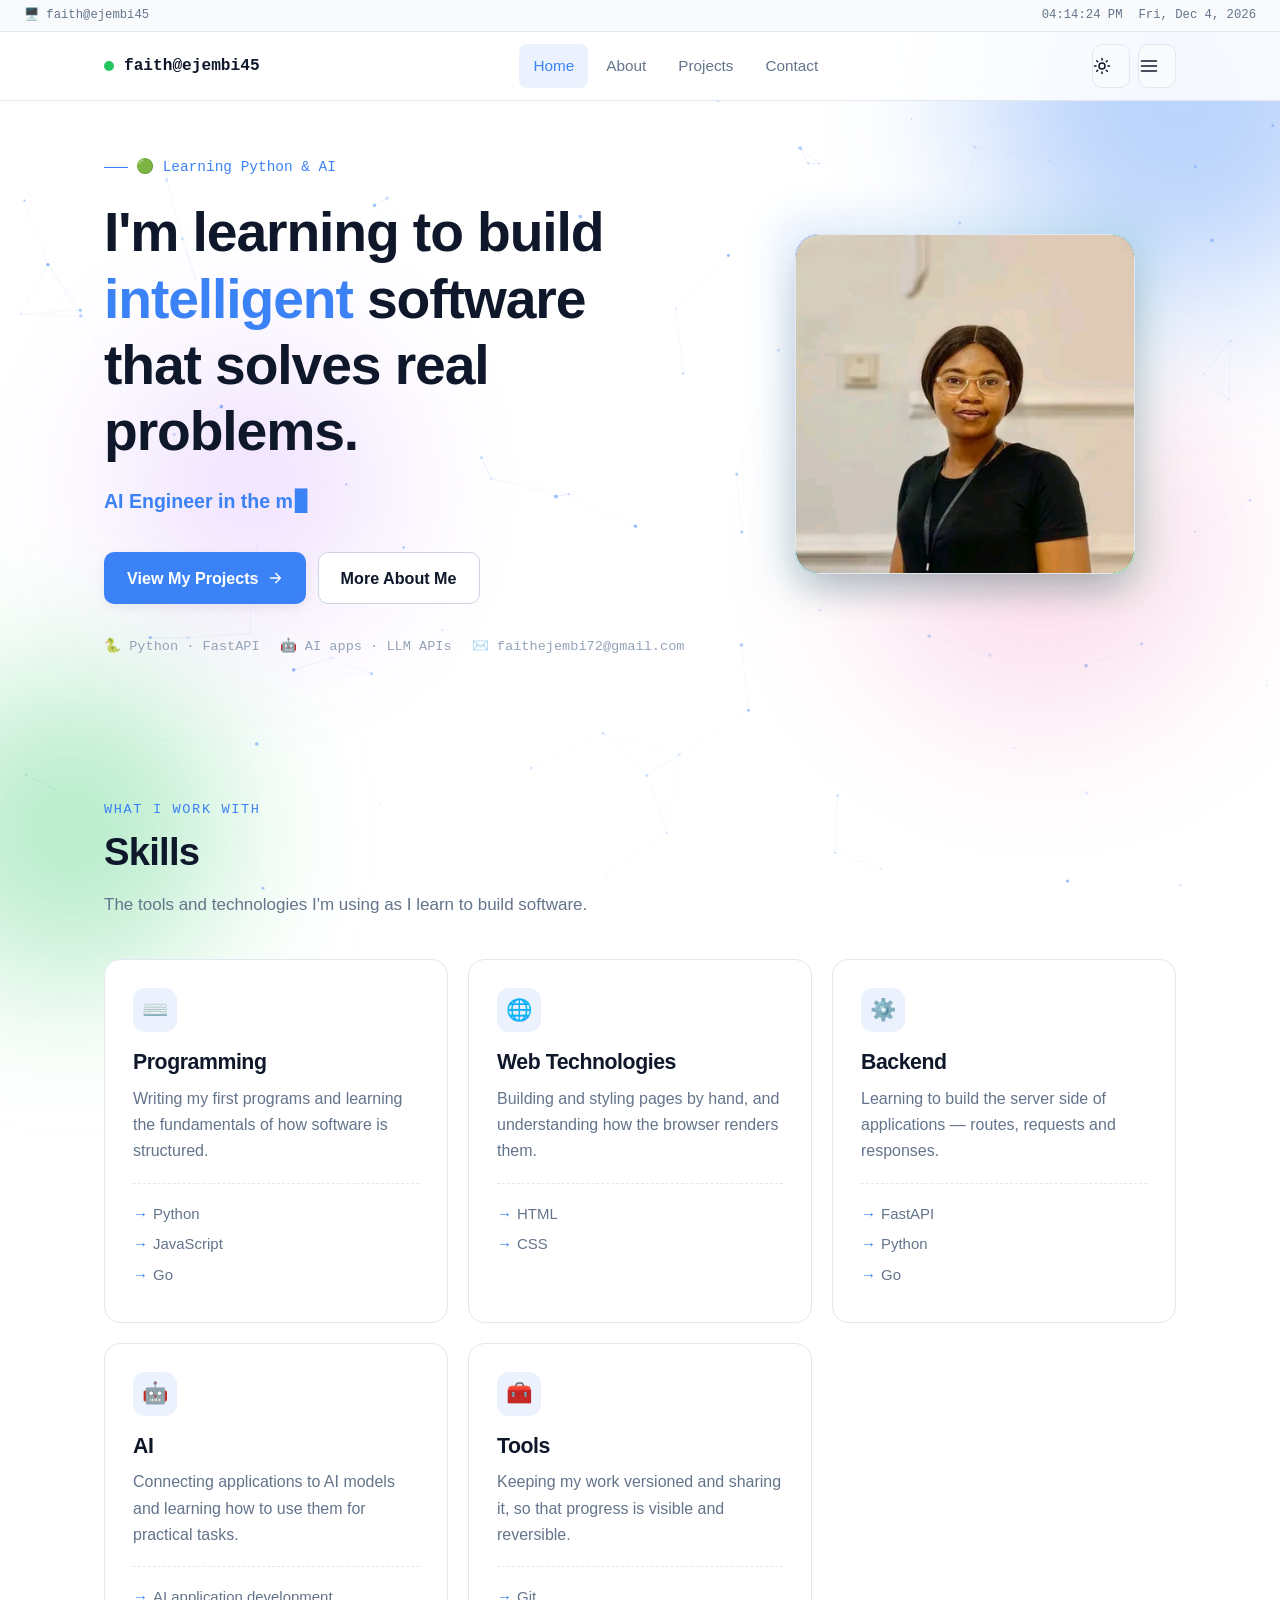
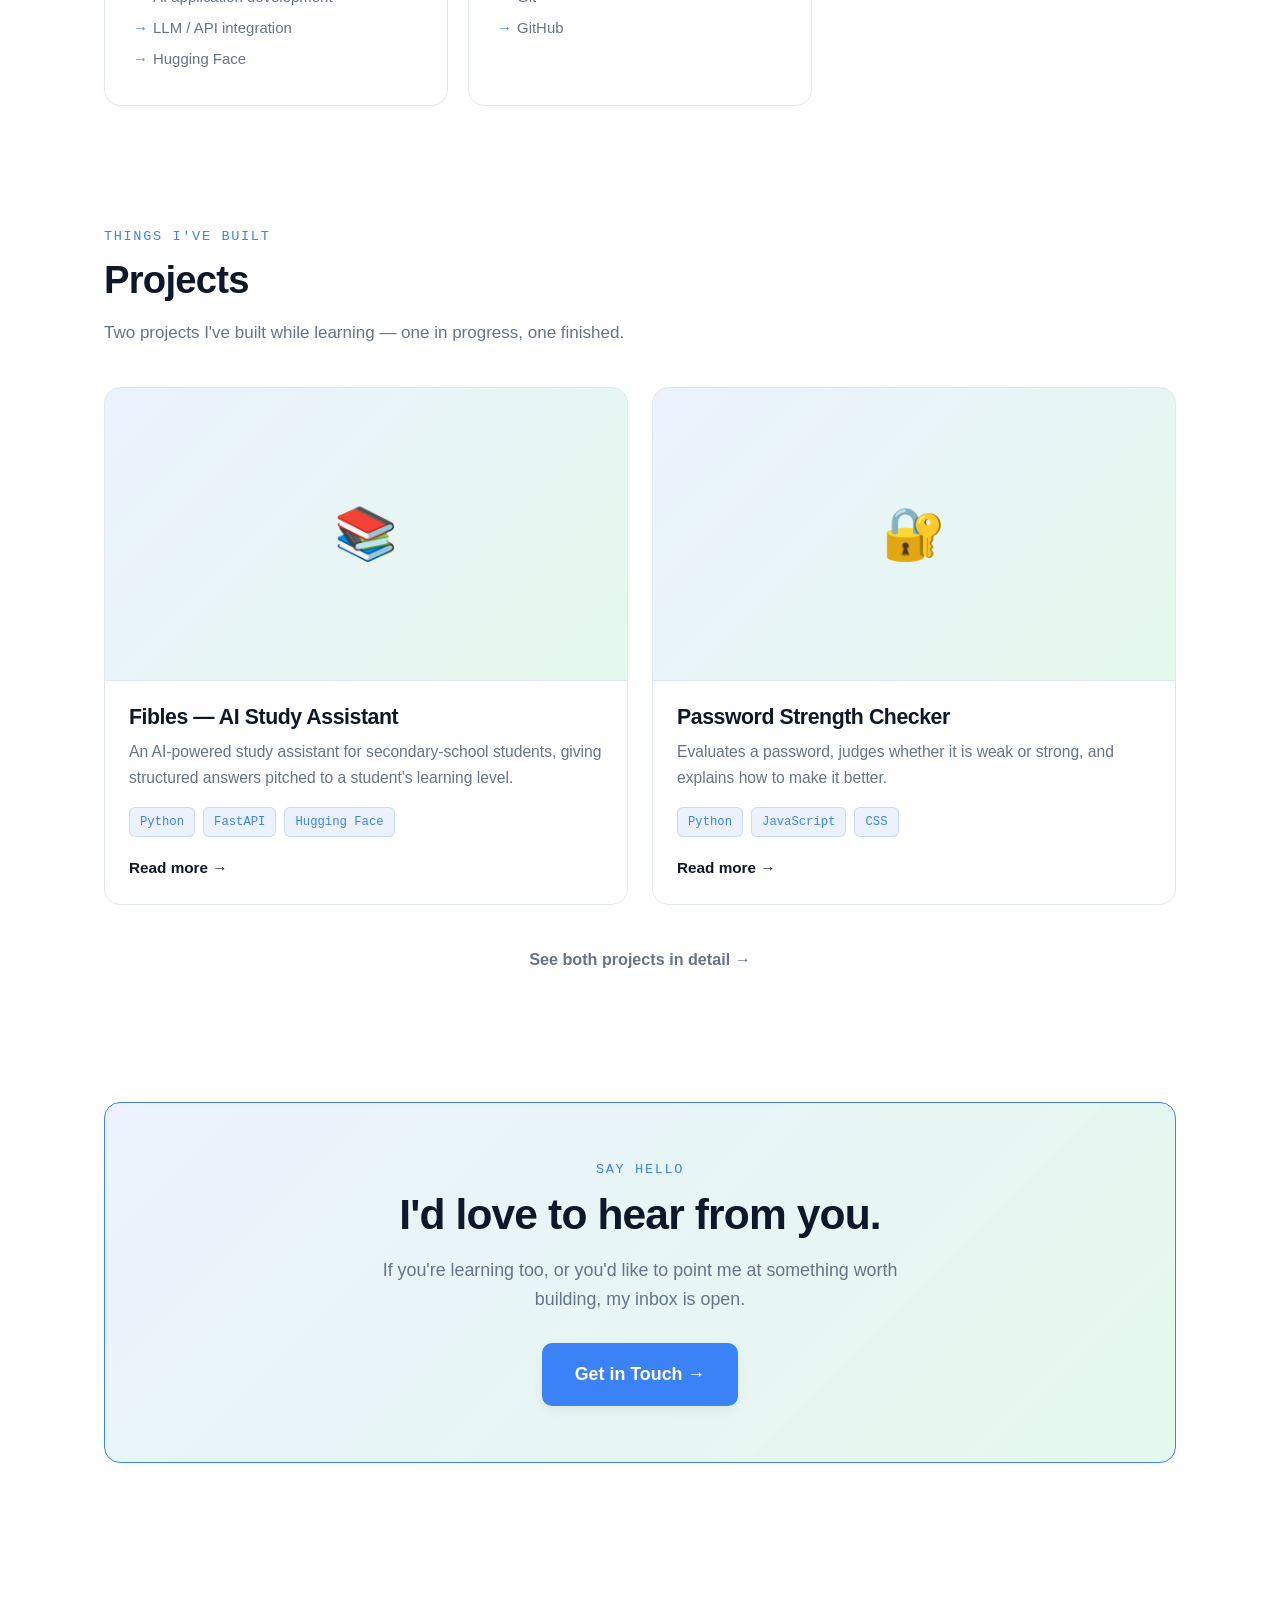
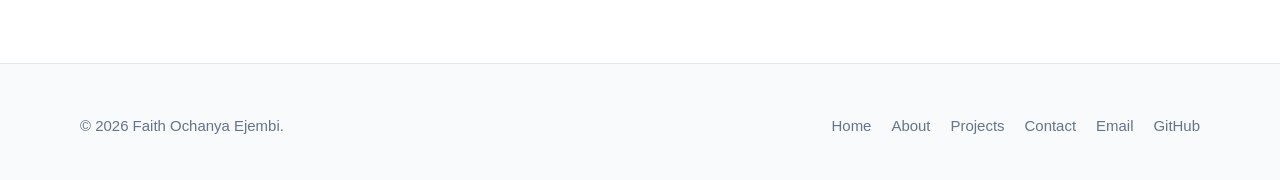
<file: index.html>
<!DOCTYPE html>
<html lang="en" data-theme="light">
<head>
  <meta charset="UTF-8">
  <meta name="viewport" content="width=device-width, initial-scale=1.0, viewport-fit=cover">
  <meta name="description" content="Faith Ochanya Ejembi — AI Engineer & Python Developer. Learning to build AI-powered applications with Python and FastAPI.">
  <meta property="og:title" content="Faith Ochanya Ejembi | AI Engineer & Python Developer">
  <meta property="og:description" content="Learning to build AI-powered applications and practical software with Python, FastAPI and AI technologies.">
  <meta property="og:type" content="website">
  <meta name="twitter:card" content="summary_large_image">

  <title>Faith Ochanya Ejembi | AI Engineer &amp; Python Developer</title>

  <link rel="stylesheet" href="style.css">
  <script>
    /* Set theme before first paint to avoid a flash of the wrong palette. */
    document.documentElement.classList.add('js');
    try {
      var t = localStorage.getItem('theme');
      if (t) document.documentElement.setAttribute('data-theme', t);
    } catch (e) {}
  </script>
</head>

<body>

  <div id="status-bar">
    <span id="status-left">🖥️ faith@ejembi45</span>
    <span id="status-right">
      <span id="status-time"></span>
      <span id="status-date"></span>
    </span>
  </div>

  <canvas id="bg-canvas"></canvas>
  <div class="shape shape-1"></div>
  <div class="shape shape-2"></div>
  <div class="shape shape-3"></div>
  <div class="shape shape-4"></div>

  <a class="skip-link" href="#main">Skip to Content</a>

  <header id="site-header">
    <div class="header-inner">
      <a href="index.html" class="logo"><span class="logo-dot"></span>faith@ejembi45</a>

      <nav class="nav-links" id="nav-links">
        <a href="index.html" class="active">Home</a>
        <a href="about.html">About</a>
        <a href="projects.html">Projects</a>
        <a href="contact.html">Contact</a>
      </nav>

      <div class="header-actions">
        <button id="theme-toggle" class="theme-toggle" aria-label="Toggle theme">
          <svg class="icon-sun" viewBox="0 0 24 24" fill="none" stroke="currentColor" stroke-width="2" stroke-linecap="round" stroke-linejoin="round"><circle cx="12" cy="12" r="4"></circle><path d="M12 2v2M12 20v2M4.93 4.93l1.41 1.41M17.66 17.66l1.41 1.41M2 12h2M20 12h2M4.93 19.07l1.41-1.41M17.66 6.34l1.41-1.41"></path></svg>
          <svg class="icon-moon" viewBox="0 0 24 24" fill="none" stroke="currentColor" stroke-width="2" stroke-linecap="round" stroke-linejoin="round"><path d="M21 12.79A9 9 0 1 1 11.21 3 7 7 0 0 0 21 12.79z"></path></svg>
        </button>
        <button class="menu-toggle" id="menu-toggle" aria-label="Menu" aria-expanded="false">
          <svg viewBox="0 0 24 24" fill="none" stroke="currentColor" stroke-width="2" stroke-linecap="round"><path d="M3 6h18M3 12h18M3 18h18"></path></svg>
        </button>
      </div>
    </div>
  </header>

  <main class="page" id="main">

    <!-- Hero -->
    <section class="hero container">
      <div class="hero-grid">
        <div>
          <div class="hero-eyebrow">🟢 Learning Python &amp; AI</div>

          <h1>I'm learning to build <span class="accent">intelligent</span> software that solves real problems.</h1>

          <p class="hero-sub"><span class="typing-text">AI Engineer in the making</span></p>

          <div class="hero-ctas">
            <a href="projects.html" class="btn btn-primary">View My Projects
              <svg viewBox="0 0 24 24" fill="none" stroke="currentColor" stroke-width="2" stroke-linecap="round"><path d="M5 12h14M13 5l7 7-7 7"></path></svg>
            </a>
            <a href="about.html" class="btn btn-secondary">More About Me</a>
          </div>

          <div class="hero-meta">
            <span>🐍 Python · FastAPI</span>
            <span>🤖 AI apps · LLM APIs</span>
            <span>✉️ faithejembi72@gmail.com</span>
          </div>
        </div>

        <div class="hero-portrait">
          <div class="portrait-fallback" aria-hidden="true">FE</div>
          <img src="assets/images/profile.jpg" alt="Faith Ochanya Ejembi">
        </div>
      </div>
    </section>

    <!-- Skills -->
    <section class="section container fade-in">
      <div class="section-header">
        <div class="section-eyebrow">What I work with</div>
        <h2>Skills</h2>
        <p>The tools and technologies I'm using as I learn to build software.</p>
      </div>

      <div class="cards-grid">
        <div class="card service-card">
          <div class="service-icon" aria-hidden="true">⌨️</div>
          <h3>Programming</h3>
          <p>Writing my first programs and learning the fundamentals of how software is structured.</p>
          <ul class="deliverables">
            <li>Python</li>
            <li>JavaScript</li>
            <li>Go</li>
          </ul>
        </div>

        <div class="card service-card">
          <div class="service-icon" aria-hidden="true">🌐</div>
          <h3>Web Technologies</h3>
          <p>Building and styling pages by hand, and understanding how the browser renders them.</p>
          <ul class="deliverables">
            <li>HTML</li>
            <li>CSS</li>
          </ul>
        </div>

        <div class="card service-card">
          <div class="service-icon" aria-hidden="true">⚙️</div>
          <h3>Backend</h3>
          <p>Learning to build the server side of applications — routes, requests and responses.</p>
          <ul class="deliverables">
            <li>FastAPI</li>
            <li>Python</li>
            <li>Go</li>
          </ul>
        </div>

        <div class="card service-card">
          <div class="service-icon" aria-hidden="true">🤖</div>
          <h3>AI</h3>
          <p>Connecting applications to AI models and learning how to use them for practical tasks.</p>
          <ul class="deliverables">
            <li>AI application development</li>
            <li>LLM / API integration</li>
            <li>Hugging Face</li>
          </ul>
        </div>

        <div class="card service-card">
          <div class="service-icon" aria-hidden="true">🧰</div>
          <h3>Tools</h3>
          <p>Keeping my work versioned and sharing it, so that progress is visible and reversible.</p>
          <ul class="deliverables">
            <li>Git</li>
            <li>GitHub</li>
          </ul>
        </div>
      </div>
    </section>

    <!-- Projects -->
    <section class="section container fade-in">
      <div class="section-header">
        <div class="section-eyebrow">Things I've built</div>
        <h2>Projects</h2>
        <p>Two projects I've built while learning — one in progress, one finished.</p>
      </div>

      <div class="projects-grid">
        <a href="projects.html" class="project-card">
          <div class="project-thumb" aria-hidden="true">📚</div>
          <div class="project-body">
            <h3>Fibles — AI Study Assistant</h3>
            <p>An AI-powered study assistant for secondary-school students, giving structured answers pitched to a student's learning level.</p>
            <div class="tags">
              <span class="tag">Python</span>
              <span class="tag">FastAPI</span>
              <span class="tag">Hugging Face</span>
            </div>
            <span class="project-link">Read more →</span>
          </div>
        </a>

        <a href="projects.html" class="project-card">
          <div class="project-thumb" aria-hidden="true">🔐</div>
          <div class="project-body">
            <h3>Password Strength Checker</h3>
            <p>Evaluates a password, judges whether it is weak or strong, and explains how to make it better.</p>
            <div class="tags">
              <span class="tag">Python</span>
              <span class="tag">JavaScript</span>
              <span class="tag">CSS</span>
            </div>
            <span class="project-link">Read more →</span>
          </div>
        </a>
      </div>

      <div style="text-align:center; margin-top: 32px;">
        <a href="projects.html" class="btn btn-ghost">See both projects in detail →</a>
      </div>
    </section>

    <!-- CTA -->
    <section class="section container fade-in">
      <div class="cta-band">
        <div class="section-eyebrow">Say hello</div>
        <h2>I'd love to hear from you.</h2>
        <p>If you're learning too, or you'd like to point me at something worth building, my inbox is open.</p>
        <a href="contact.html" class="btn btn-primary" style="font-size: 1.05rem; padding: 16px 32px;">Get in Touch →</a>
      </div>
    </section>

  </main>

  <footer id="site-footer">
    <div class="footer-inner">
      <p>© <span class="js-year">2026</span> Faith Ochanya Ejembi.</p>
      <div class="footer-links">
        <a href="index.html">Home</a>
        <a href="about.html">About</a>
        <a href="projects.html">Projects</a>
        <a href="contact.html">Contact</a>
        <a href="mailto:faithejembi72@gmail.com">Email</a>
        <a href="https://github.com/ejembi45" target="_blank" rel="noopener">GitHub</a>
      </div>
    </div>
  </footer>

  <div id="terminal-overlay" role="dialog" aria-label="Terminal">
    <div id="terminal-header">
      <span>📟 Terminal — faith@ejembi45</span>
      <button id="terminal-close" aria-label="Close terminal">✕</button>
    </div>
    <div id="terminal-output">
      <div class="terminal-line">&gt; Welcome to faith@ejembi45</div>
      <div class="terminal-line">&gt; Type 'help' for available commands</div>
      <div class="terminal-line">&gt;</div>
    </div>
    <div id="terminal-input-wrap">
      <span class="terminal-prompt">$</span>
      <input type="text" id="terminal-input" autocomplete="off" spellcheck="false" placeholder="Enter command...">
    </div>
  </div>

  <script src="script.js"></script>

</body>
</html>
</file>
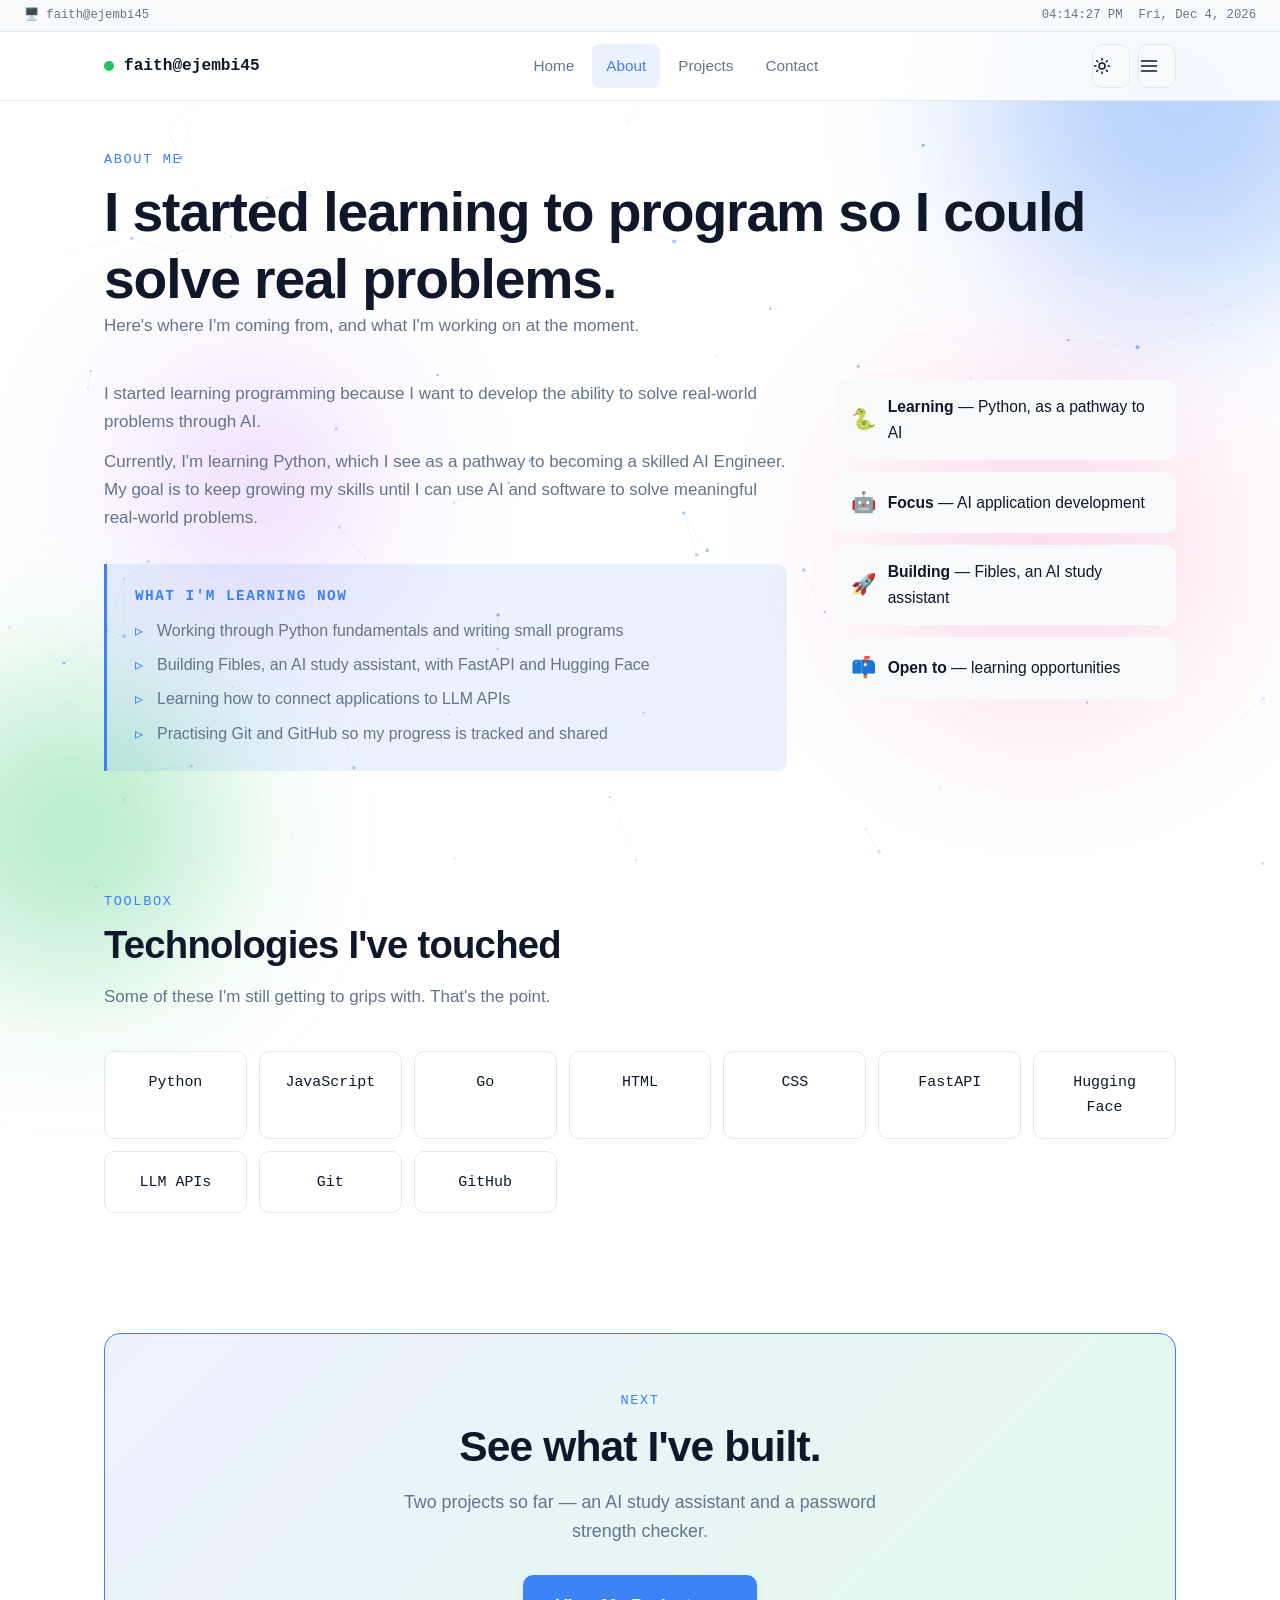
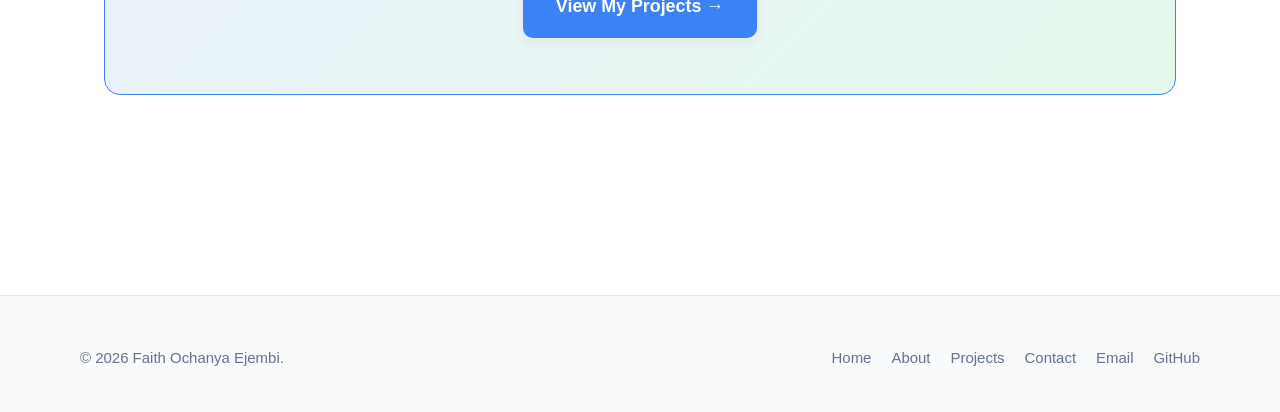
<file: about.html>
<!DOCTYPE html>
<html lang="en" data-theme="light">
<head>
  <meta charset="UTF-8">
  <meta name="viewport" content="width=device-width, initial-scale=1.0, viewport-fit=cover">
  <meta name="description" content="About Faith Ochanya Ejembi — why she started learning to program, and what she is working on now.">
  <meta property="og:title" content="About | Faith Ochanya Ejembi">
  <meta property="og:description" content="Learning Python as a pathway to becoming a skilled AI engineer.">
  <meta property="og:type" content="website">
  <meta name="twitter:card" content="summary_large_image">

  <title>About | Faith Ochanya Ejembi</title>

  <link rel="stylesheet" href="style.css">
  <script>
    document.documentElement.classList.add('js');
    try {
      var t = localStorage.getItem('theme');
      if (t) document.documentElement.setAttribute('data-theme', t);
    } catch (e) {}
  </script>
</head>

<body>

  <div id="status-bar">
    <span id="status-left">🖥️ faith@ejembi45</span>
    <span id="status-right">
      <span id="status-time"></span>
      <span id="status-date"></span>
    </span>
  </div>

  <canvas id="bg-canvas"></canvas>
  <div class="shape shape-1"></div>
  <div class="shape shape-2"></div>
  <div class="shape shape-3"></div>
  <div class="shape shape-4"></div>

  <a class="skip-link" href="#main">Skip to Content</a>

  <header id="site-header">
    <div class="header-inner">
      <a href="index.html" class="logo"><span class="logo-dot"></span>faith@ejembi45</a>

      <nav class="nav-links" id="nav-links">
        <a href="index.html">Home</a>
        <a href="about.html" class="active">About</a>
        <a href="projects.html">Projects</a>
        <a href="contact.html">Contact</a>
      </nav>

      <div class="header-actions">
        <button id="theme-toggle" class="theme-toggle" aria-label="Toggle theme">
          <svg class="icon-sun" viewBox="0 0 24 24" fill="none" stroke="currentColor" stroke-width="2" stroke-linecap="round" stroke-linejoin="round"><circle cx="12" cy="12" r="4"></circle><path d="M12 2v2M12 20v2M4.93 4.93l1.41 1.41M17.66 17.66l1.41 1.41M2 12h2M20 12h2M4.93 19.07l1.41-1.41M17.66 6.34l1.41-1.41"></path></svg>
          <svg class="icon-moon" viewBox="0 0 24 24" fill="none" stroke="currentColor" stroke-width="2" stroke-linecap="round" stroke-linejoin="round"><path d="M21 12.79A9 9 0 1 1 11.21 3 7 7 0 0 0 21 12.79z"></path></svg>
        </button>
        <button class="menu-toggle" id="menu-toggle" aria-label="Menu" aria-expanded="false">
          <svg viewBox="0 0 24 24" fill="none" stroke="currentColor" stroke-width="2" stroke-linecap="round"><path d="M3 6h18M3 12h18M3 18h18"></path></svg>
        </button>
      </div>
    </div>
  </header>

  <main class="page" id="main">

    <section class="section container">
      <div class="section-header">
        <div class="section-eyebrow">About me</div>
        <h1>I started learning to program so I could solve real problems.</h1>
        <p>Here's where I'm coming from, and what I'm working on at the moment.</p>
      </div>

      <div class="about-grid">
        <div>
          <p>
            I started learning programming because I want to develop
            the ability to solve real-world problems through AI.
          </p>
          <p>
            Currently, I'm learning Python, which I see as a pathway
            to becoming a skilled AI Engineer. My goal is to keep
            growing my skills until I can use AI and software to solve
            meaningful real-world problems.
          </p>

          <div class="now-section">
            <h4>What I'm learning now</h4>
            <ul>
              <li>Working through Python fundamentals and writing small programs</li>
              <li>Building Fibles, an AI study assistant, with FastAPI and Hugging Face</li>
              <li>Learning how to connect applications to LLM APIs</li>
              <li>Practising Git and GitHub so my progress is tracked and shared</li>
            </ul>
          </div>
        </div>

        <div class="facts-list">
          <div class="fact">
            <span class="fact-icon" aria-hidden="true">🐍</span>
            <span><strong>Learning</strong> — Python, as a pathway to AI</span>
          </div>
          <div class="fact">
            <span class="fact-icon" aria-hidden="true">🤖</span>
            <span><strong>Focus</strong> — AI application development</span>
          </div>
          <div class="fact">
            <span class="fact-icon" aria-hidden="true">🚀</span>
            <span><strong>Building</strong> — Fibles, an AI study assistant</span>
          </div>
          <div class="fact">
            <span class="fact-icon" aria-hidden="true">📫</span>
            <span><strong>Open to</strong> — learning opportunities</span>
          </div>
        </div>
      </div>
    </section>

    <section class="section container fade-in">
      <div class="section-header">
        <div class="section-eyebrow">Toolbox</div>
        <h2>Technologies I've touched</h2>
        <p>Some of these I'm still getting to grips with. That's the point.</p>
      </div>

      <div class="skills-grid">
        <div class="skill-item">Python</div>
        <div class="skill-item">JavaScript</div>
        <div class="skill-item">Go</div>
        <div class="skill-item">HTML</div>
        <div class="skill-item">CSS</div>
        <div class="skill-item">FastAPI</div>
        <div class="skill-item">Hugging Face</div>
        <div class="skill-item">LLM APIs</div>
        <div class="skill-item">Git</div>
        <div class="skill-item">GitHub</div>
      </div>
    </section>

    <section class="section container fade-in">
      <div class="cta-band">
        <div class="section-eyebrow">Next</div>
        <h2>See what I've built.</h2>
        <p>Two projects so far — an AI study assistant and a password strength checker.</p>
        <a href="projects.html" class="btn btn-primary" style="font-size: 1.05rem; padding: 16px 32px;">View My Projects →</a>
      </div>
    </section>

  </main>

  <footer id="site-footer">
    <div class="footer-inner">
      <p>© <span class="js-year">2026</span> Faith Ochanya Ejembi.</p>
      <div class="footer-links">
        <a href="index.html">Home</a>
        <a href="about.html">About</a>
        <a href="projects.html">Projects</a>
        <a href="contact.html">Contact</a>
        <a href="mailto:faithejembi72@gmail.com">Email</a>
        <a href="https://github.com/ejembi45" target="_blank" rel="noopener">GitHub</a>
      </div>
    </div>
  </footer>

  <div id="terminal-overlay" role="dialog" aria-label="Terminal">
    <div id="terminal-header">
      <span>📟 Terminal — faith@ejembi45</span>
      <button id="terminal-close" aria-label="Close terminal">✕</button>
    </div>
    <div id="terminal-output">
      <div class="terminal-line">&gt; Welcome to faith@ejembi45</div>
      <div class="terminal-line">&gt; Type 'help' for available commands</div>
      <div class="terminal-line">&gt;</div>
    </div>
    <div id="terminal-input-wrap">
      <span class="terminal-prompt">$</span>
      <input type="text" id="terminal-input" autocomplete="off" spellcheck="false" placeholder="Enter command...">
    </div>
  </div>

  <script src="script.js"></script>

</body>
</html>
</file>
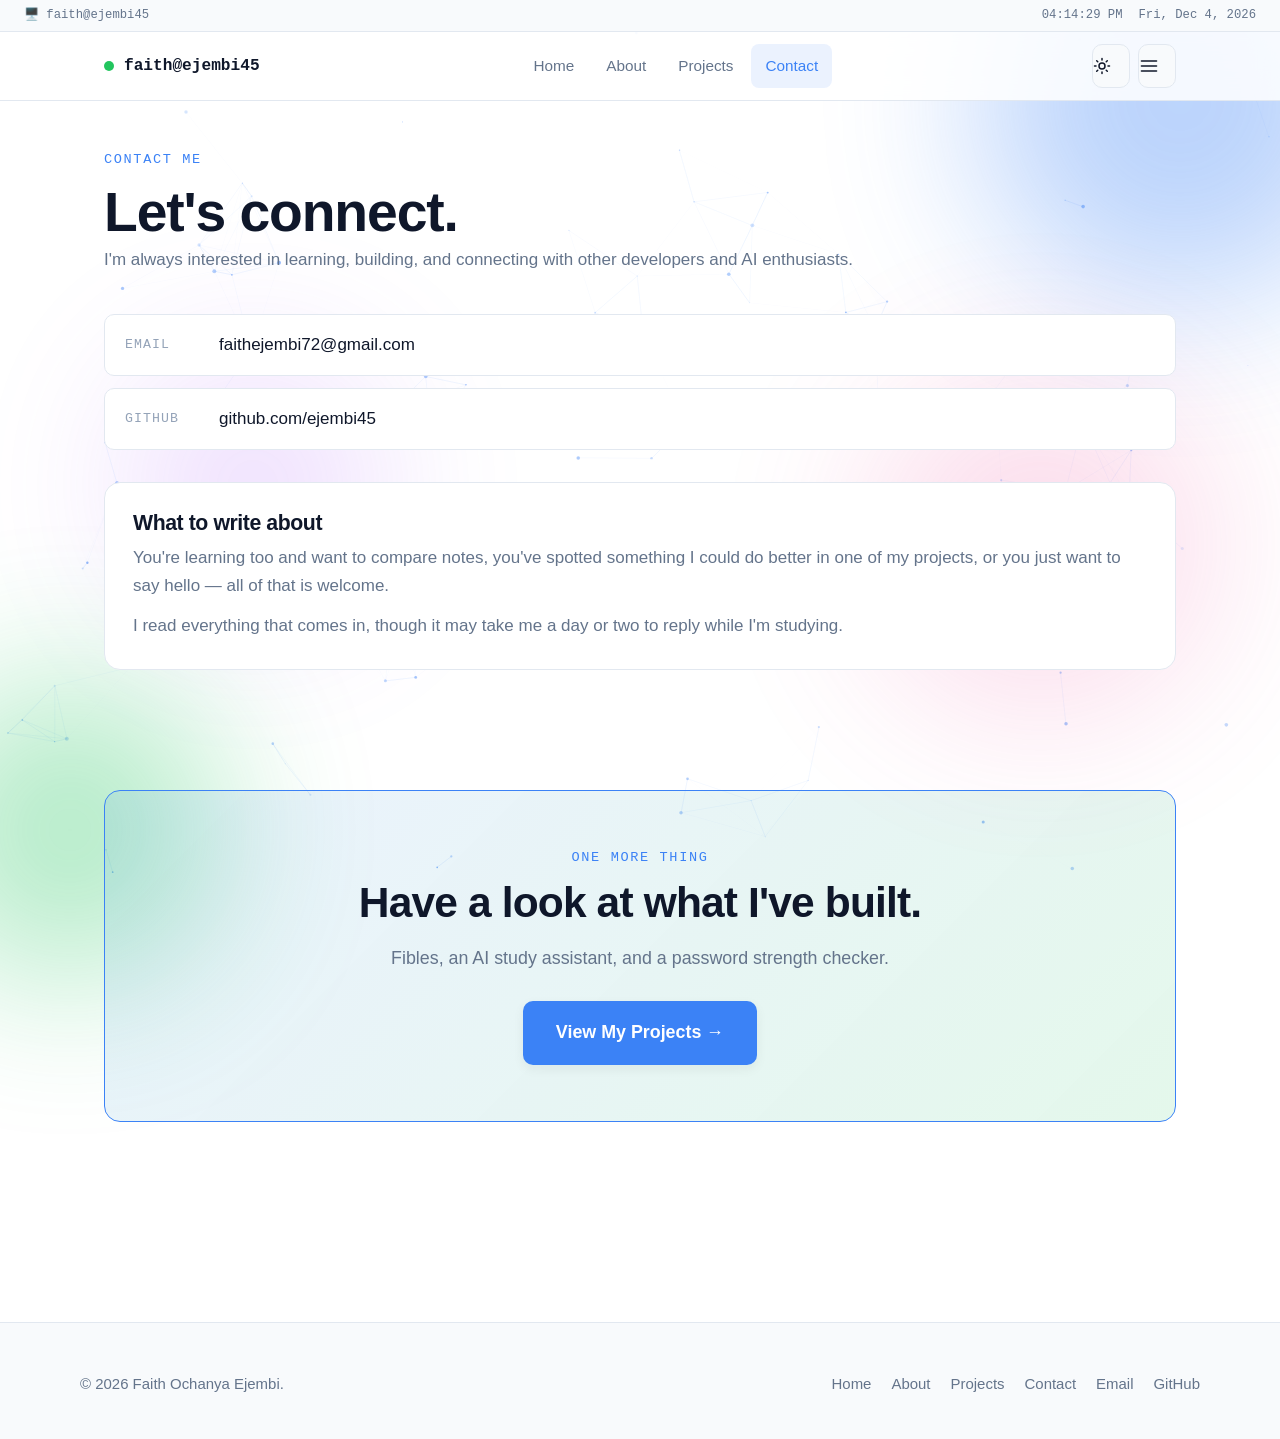
<file: contact.html>
<!DOCTYPE html>
<html lang="en" data-theme="light">
<head>
  <meta charset="UTF-8">
  <meta name="viewport" content="width=device-width, initial-scale=1.0, viewport-fit=cover">
  <meta name="description" content="Get in touch with Faith Ochanya Ejembi — email and GitHub.">
  <meta property="og:title" content="Contact | Faith Ochanya Ejembi">
  <meta property="og:description" content="Email and GitHub links for Faith Ochanya Ejembi.">
  <meta property="og:type" content="website">
  <meta name="twitter:card" content="summary_large_image">

  <title>Contact | Faith Ochanya Ejembi</title>

  <link rel="stylesheet" href="style.css">
  <script>
    document.documentElement.classList.add('js');
    try {
      var t = localStorage.getItem('theme');
      if (t) document.documentElement.setAttribute('data-theme', t);
    } catch (e) {}
  </script>
</head>

<body>

  <div id="status-bar">
    <span id="status-left">🖥️ faith@ejembi45</span>
    <span id="status-right">
      <span id="status-time"></span>
      <span id="status-date"></span>
    </span>
  </div>

  <canvas id="bg-canvas"></canvas>
  <div class="shape shape-1"></div>
  <div class="shape shape-2"></div>
  <div class="shape shape-3"></div>
  <div class="shape shape-4"></div>

  <a class="skip-link" href="#main">Skip to Content</a>

  <header id="site-header">
    <div class="header-inner">
      <a href="index.html" class="logo"><span class="logo-dot"></span>faith@ejembi45</a>

      <nav class="nav-links" id="nav-links">
        <a href="index.html">Home</a>
        <a href="about.html">About</a>
        <a href="projects.html">Projects</a>
        <a href="contact.html" class="active">Contact</a>
      </nav>

      <div class="header-actions">
        <button id="theme-toggle" class="theme-toggle" aria-label="Toggle theme">
          <svg class="icon-sun" viewBox="0 0 24 24" fill="none" stroke="currentColor" stroke-width="2" stroke-linecap="round" stroke-linejoin="round"><circle cx="12" cy="12" r="4"></circle><path d="M12 2v2M12 20v2M4.93 4.93l1.41 1.41M17.66 17.66l1.41 1.41M2 12h2M20 12h2M4.93 19.07l1.41-1.41M17.66 6.34l1.41-1.41"></path></svg>
          <svg class="icon-moon" viewBox="0 0 24 24" fill="none" stroke="currentColor" stroke-width="2" stroke-linecap="round" stroke-linejoin="round"><path d="M21 12.79A9 9 0 1 1 11.21 3 7 7 0 0 0 21 12.79z"></path></svg>
        </button>
        <button class="menu-toggle" id="menu-toggle" aria-label="Menu" aria-expanded="false">
          <svg viewBox="0 0 24 24" fill="none" stroke="currentColor" stroke-width="2" stroke-linecap="round"><path d="M3 6h18M3 12h18M3 18h18"></path></svg>
        </button>
      </div>
    </div>
  </header>

  <main class="page" id="main">

    <section class="section container">
      <div class="section-header">
        <div class="section-eyebrow">Contact me</div>
        <h1>Let's connect.</h1>
        <p>
          I'm always interested in learning, building, and
          connecting with other developers and AI enthusiasts.
        </p>
      </div>

      <div class="contact-links">
        <a class="contact-line" href="mailto:faithejembi72@gmail.com">
          <span class="contact-line-label">Email</span>
          <span class="contact-line-value">faithejembi72@gmail.com</span>
        </a>

        <a class="contact-line" href="https://github.com/ejembi45" target="_blank" rel="noopener">
          <span class="contact-line-label">GitHub</span>
          <span class="contact-line-value">github.com/ejembi45</span>
        </a>
      </div>

      <div class="card">
        <h3>What to write about</h3>
        <p>
          You're learning too and want to compare notes, you've spotted
          something I could do better in one of my projects, or you just
          want to say hello — all of that is welcome.
        </p>
        <p>
          I read everything that comes in, though it may take me a day
          or two to reply while I'm studying.
        </p>
      </div>
    </section>

    <section class="section container fade-in">
      <div class="cta-band">
        <div class="section-eyebrow">One more thing</div>
        <h2>Have a look at what I've built.</h2>
        <p>Fibles, an AI study assistant, and a password strength checker.</p>
        <a href="projects.html" class="btn btn-primary" style="font-size: 1.05rem; padding: 16px 32px;">View My Projects →</a>
      </div>
    </section>

  </main>

  <footer id="site-footer">
    <div class="footer-inner">
      <p>© <span class="js-year">2026</span> Faith Ochanya Ejembi.</p>
      <div class="footer-links">
        <a href="index.html">Home</a>
        <a href="about.html">About</a>
        <a href="projects.html">Projects</a>
        <a href="contact.html">Contact</a>
        <a href="mailto:faithejembi72@gmail.com">Email</a>
        <a href="https://github.com/ejembi45" target="_blank" rel="noopener">GitHub</a>
      </div>
    </div>
  </footer>

  <div id="terminal-overlay" role="dialog" aria-label="Terminal">
    <div id="terminal-header">
      <span>📟 Terminal — faith@ejembi45</span>
      <button id="terminal-close" aria-label="Close terminal">✕</button>
    </div>
    <div id="terminal-output">
      <div class="terminal-line">&gt; Welcome to faith@ejembi45</div>
      <div class="terminal-line">&gt; Type 'help' for available commands</div>
      <div class="terminal-line">&gt;</div>
    </div>
    <div id="terminal-input-wrap">
      <span class="terminal-prompt">$</span>
      <input type="text" id="terminal-input" autocomplete="off" spellcheck="false" placeholder="Enter command...">
    </div>
  </div>

  <script src="script.js"></script>

</body>
</html>
</file>
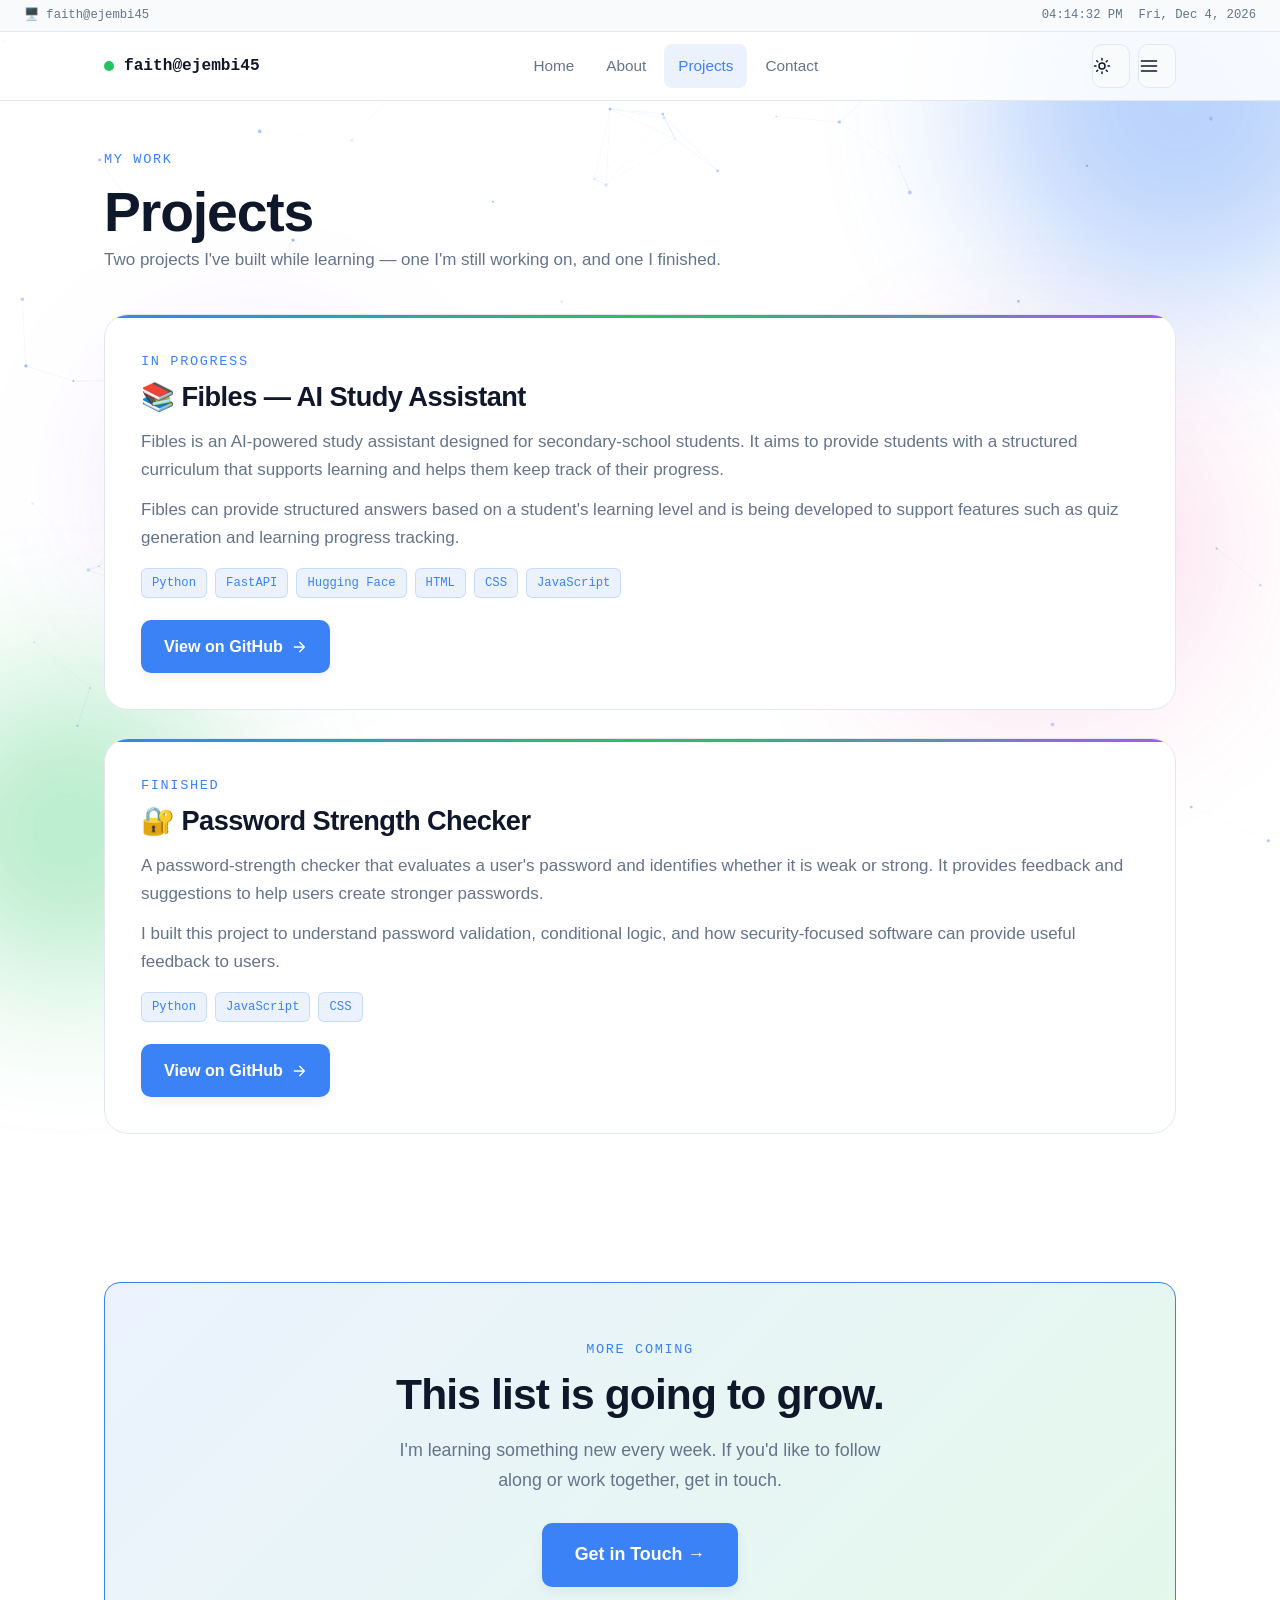
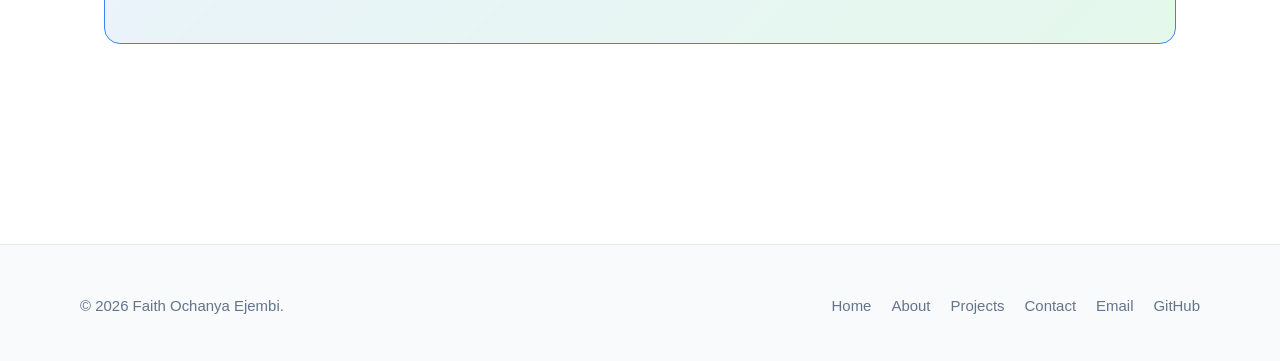
<file: projects.html>
<!DOCTYPE html>
<html lang="en" data-theme="light">
<head>
  <meta charset="UTF-8">
  <meta name="viewport" content="width=device-width, initial-scale=1.0, viewport-fit=cover">
  <meta name="description" content="Projects by Faith Ochanya Ejembi — Fibles, an AI study assistant, and a password strength checker.">
  <meta property="og:title" content="Projects | Faith Ochanya Ejembi">
  <meta property="og:description" content="An AI study assistant and a password strength checker, built while learning Python.">
  <meta property="og:type" content="website">
  <meta name="twitter:card" content="summary_large_image">

  <title>Projects | Faith Ochanya Ejembi</title>

  <link rel="stylesheet" href="style.css">
  <script>
    document.documentElement.classList.add('js');
    try {
      var t = localStorage.getItem('theme');
      if (t) document.documentElement.setAttribute('data-theme', t);
    } catch (e) {}
  </script>
</head>

<body>

  <div id="status-bar">
    <span id="status-left">🖥️ faith@ejembi45</span>
    <span id="status-right">
      <span id="status-time"></span>
      <span id="status-date"></span>
    </span>
  </div>

  <canvas id="bg-canvas"></canvas>
  <div class="shape shape-1"></div>
  <div class="shape shape-2"></div>
  <div class="shape shape-3"></div>
  <div class="shape shape-4"></div>

  <a class="skip-link" href="#main">Skip to Content</a>

  <header id="site-header">
    <div class="header-inner">
      <a href="index.html" class="logo"><span class="logo-dot"></span>faith@ejembi45</a>

      <nav class="nav-links" id="nav-links">
        <a href="index.html">Home</a>
        <a href="about.html">About</a>
        <a href="projects.html" class="active">Projects</a>
        <a href="contact.html">Contact</a>
      </nav>

      <div class="header-actions">
        <button id="theme-toggle" class="theme-toggle" aria-label="Toggle theme">
          <svg class="icon-sun" viewBox="0 0 24 24" fill="none" stroke="currentColor" stroke-width="2" stroke-linecap="round" stroke-linejoin="round"><circle cx="12" cy="12" r="4"></circle><path d="M12 2v2M12 20v2M4.93 4.93l1.41 1.41M17.66 17.66l1.41 1.41M2 12h2M20 12h2M4.93 19.07l1.41-1.41M17.66 6.34l1.41-1.41"></path></svg>
          <svg class="icon-moon" viewBox="0 0 24 24" fill="none" stroke="currentColor" stroke-width="2" stroke-linecap="round" stroke-linejoin="round"><path d="M21 12.79A9 9 0 1 1 11.21 3 7 7 0 0 0 21 12.79z"></path></svg>
        </button>
        <button class="menu-toggle" id="menu-toggle" aria-label="Menu" aria-expanded="false">
          <svg viewBox="0 0 24 24" fill="none" stroke="currentColor" stroke-width="2" stroke-linecap="round"><path d="M3 6h18M3 12h18M3 18h18"></path></svg>
        </button>
      </div>
    </div>
  </header>

  <main class="page" id="main">

    <section class="section container">
      <div class="section-header">
        <div class="section-eyebrow">My work</div>
        <h1>Projects</h1>
        <p>Two projects I've built while learning — one I'm still working on, and one I finished.</p>
      </div>

      <!-- Fibles -->
      <article class="project-feature">
        <div class="section-eyebrow">In progress</div>
        <h3>📚 Fibles — AI Study Assistant</h3>

        <p>
          Fibles is an AI-powered study assistant designed for
          secondary-school students. It aims to provide students
          with a structured curriculum that supports learning
          and helps them keep track of their progress.
        </p>

        <p>
          Fibles can provide structured answers based on a
          student's learning level and is being developed to
          support features such as quiz generation and learning
          progress tracking.
        </p>

        <div class="tags">
          <span class="tag">Python</span>
          <span class="tag">FastAPI</span>
          <span class="tag">Hugging Face</span>
          <span class="tag">HTML</span>
          <span class="tag">CSS</span>
          <span class="tag">JavaScript</span>
        </div>

        <div class="feature-actions">
          <a href="https://github.com/ejembi45/fibles" target="_blank" rel="noopener" class="btn btn-primary">
            View on GitHub
            <svg viewBox="0 0 24 24" fill="none" stroke="currentColor" stroke-width="2" stroke-linecap="round"><path d="M5 12h14M13 5l7 7-7 7"></path></svg>
          </a>
        </div>
      </article>

      <!-- Password Strength Checker -->
      <article class="project-feature">
        <div class="section-eyebrow">Finished</div>
        <h3>🔐 Password Strength Checker</h3>

        <p>
          A password-strength checker that evaluates a user's
          password and identifies whether it is weak or strong.
          It provides feedback and suggestions to help users
          create stronger passwords.
        </p>

        <p>
          I built this project to understand password validation,
          conditional logic, and how security-focused software
          can provide useful feedback to users.
        </p>

        <div class="tags">
          <span class="tag">Python</span>
          <span class="tag">JavaScript</span>
          <span class="tag">CSS</span>
        </div>

        <div class="feature-actions">
          <a href="https://github.com/ejembi45/password-strength-checker" target="_blank" rel="noopener" class="btn btn-primary">
            View on GitHub
            <svg viewBox="0 0 24 24" fill="none" stroke="currentColor" stroke-width="2" stroke-linecap="round"><path d="M5 12h14M13 5l7 7-7 7"></path></svg>
          </a>
        </div>
      </article>
    </section>

    <section class="section container fade-in">
      <div class="cta-band">
        <div class="section-eyebrow">More coming</div>
        <h2>This list is going to grow.</h2>
        <p>I'm learning something new every week. If you'd like to follow along or work together, get in touch.</p>
        <a href="contact.html" class="btn btn-primary" style="font-size: 1.05rem; padding: 16px 32px;">Get in Touch →</a>
      </div>
    </section>

  </main>

  <footer id="site-footer">
    <div class="footer-inner">
      <p>© <span class="js-year">2026</span> Faith Ochanya Ejembi.</p>
      <div class="footer-links">
        <a href="index.html">Home</a>
        <a href="about.html">About</a>
        <a href="projects.html">Projects</a>
        <a href="contact.html">Contact</a>
        <a href="mailto:faithejembi72@gmail.com">Email</a>
        <a href="https://github.com/ejembi45" target="_blank" rel="noopener">GitHub</a>
      </div>
    </div>
  </footer>

  <div id="terminal-overlay" role="dialog" aria-label="Terminal">
    <div id="terminal-header">
      <span>📟 Terminal — faith@ejembi45</span>
      <button id="terminal-close" aria-label="Close terminal">✕</button>
    </div>
    <div id="terminal-output">
      <div class="terminal-line">&gt; Welcome to faith@ejembi45</div>
      <div class="terminal-line">&gt; Type 'help' for available commands</div>
      <div class="terminal-line">&gt;</div>
    </div>
    <div id="terminal-input-wrap">
      <span class="terminal-prompt">$</span>
      <input type="text" id="terminal-input" autocomplete="off" spellcheck="false" placeholder="Enter command...">
    </div>
  </div>

  <script src="script.js"></script>

</body>
</html>
</file>
<file: style.css>
/* ============================================================
   FAITH OCHANYA EJEMBI — PORTFOLIO
   Design system adapted from agene-okoh.vercel.app
   ============================================================ */

*, *::before, *::after { box-sizing: border-box; margin: 0; padding: 0; }

/* ---------- Design tokens ---------- */

:root {
  --bg: #ffffff; --bg-alt: #f8fafc; --bg-card: #ffffff; --bg-elevated: #ffffff;
  --text: #0f172a; --text-muted: #64748b; --text-dim: #94a3b8;
  --border: #e2e8f0; --border-strong: #cbd5e1;
  --accent: #3b82f6; --accent-hover: #2563eb; --accent-soft: rgba(59, 130, 246, 0.1);
  --success: #22c55e; --success-soft: rgba(34, 197, 94, 0.12);
  --warn: #f59e0b;
  --shadow-sm: 0 1px 2px rgba(0, 0, 0, 0.04);
  --shadow: 0 4px 12px rgba(15, 23, 42, 0.06);
  --shadow-lg: 0 20px 40px -12px rgba(15, 23, 42, 0.15);
  --radius: 10px; --radius-lg: 16px; --radius-xl: 24px;
  --font-sans: -apple-system, BlinkMacSystemFont, "Segoe UI", Roboto, "Helvetica Neue", Arial, sans-serif;
  --font-mono: ui-monospace, "SF Mono", "Cascadia Code", "Roboto Mono", Menlo, Consolas, monospace;
  --max-width: 1120px; --header-h: 68px; --status-h: 32px; --gutter: 24px;
  --transition: 200ms cubic-bezier(0.4, 0, 0.2, 1);
}

[data-theme="dark"] {
  --bg: #0a0e14; --bg-alt: #0d1219; --bg-card: #111823; --bg-elevated: #161e2c;
  --text: #e6edf6; --text-muted: #8b98ab; --text-dim: #566174;
  --border: #1d2735; --border-strong: #2a3648;
  --accent: #60a5fa; --accent-hover: #93c5fd; --accent-soft: rgba(96, 165, 250, 0.12);
  --success: #4ade80; --success-soft: rgba(74, 222, 128, 0.12);
  --shadow-sm: 0 1px 2px rgba(0, 0, 0, 0.3);
  --shadow: 0 4px 12px rgba(0, 0, 0, 0.4);
  --shadow-lg: 0 20px 40px -12px rgba(0, 0, 0, 0.6);
}

/* ---------- Base ---------- */

html {
  scroll-behavior: smooth;
  scroll-padding-top: calc(var(--header-h) + var(--status-h) + 20px);
  font-size: clamp(15px, 0.95vw + 12px, 17px);
  -webkit-text-size-adjust: 100%;
  text-size-adjust: 100%;
}

body {
  font-family: var(--font-sans); background: var(--bg); color: var(--text);
  line-height: 1.65; font-size: 1rem; -webkit-font-smoothing: antialiased;
  overflow-x: hidden;
  transition: background var(--transition), color var(--transition);
}

body, main, section, .container { overflow-x: clip; max-width: 100%; }

a { color: var(--accent); text-decoration: none; transition: color var(--transition); word-break: break-word; }
a:hover { color: var(--accent-hover); }
img { max-width: 100%; display: block; }
button { font-family: inherit; cursor: pointer; border: none; background: none; }
ul { list-style: none; }
::selection { background: var(--accent); color: #fff; }

p, h1, h2, h3, h4, li { overflow-wrap: break-word; word-wrap: break-word; }

.skip-link { position: absolute; top: -100px; left: 0; background: var(--accent); color: #fff; padding: 10px 16px; z-index: 10000; border-radius: 0 0 8px 0; }
.skip-link:focus { top: 0; color: #fff; }

/* Notch/cutout handling lives with the gutter formula further down —
   see "Safe-area gutters". */

/* ---------- Status bar ---------- */

#status-bar {
  position: fixed; top: 0; left: 0; right: 0; height: var(--status-h);
  background: var(--bg-alt); border-bottom: 1px solid var(--border);
  display: flex; align-items: center; justify-content: space-between;
  padding: 0 var(--gutter); font-family: var(--font-mono); font-size: 0.72rem;
  color: var(--text-muted); z-index: 500; backdrop-filter: blur(8px);
}
#status-right { display: flex; gap: 16px; }
#status-right span { white-space: nowrap; }

/* ---------- Background canvas + shapes ---------- */

#bg-canvas { position: fixed; inset: 0; z-index: -2; pointer-events: none; opacity: 0.9; }
[data-theme="dark"] #bg-canvas { opacity: 0.7; }

.shape {
  position: fixed; border-radius: 50%; filter: blur(80px); opacity: 0.35;
  z-index: -1; pointer-events: none; animation: floatShape 20s ease-in-out infinite;
}
[data-theme="dark"] .shape { opacity: 0.25; }
.shape-1 { width: 400px; height: 400px; background: var(--accent); top: -100px; right: -100px; }
.shape-2 { width: 300px; height: 300px; background: var(--success); bottom: -80px; left: -80px; animation-delay: -5s; }
.shape-3 { width: 250px; height: 250px; background: #a855f7; top: 40%; left: 10%; animation-delay: -10s; opacity: 0.2; }
.shape-4 { width: 350px; height: 350px; background: #ec4899; bottom: 20%; right: 5%; animation-delay: -15s; opacity: 0.18; }

@keyframes floatShape {
  0%, 100% { transform: translate(0, 0) scale(1); }
  33% { transform: translate(30px, -30px) scale(1.05); }
  66% { transform: translate(-20px, 20px) scale(0.95); }
}

/* ---------- Header ---------- */

#site-header {
  position: sticky; top: var(--status-h); z-index: 400;
  background: color-mix(in srgb, var(--bg) 85%, transparent);
  backdrop-filter: blur(14px); -webkit-backdrop-filter: blur(14px);
  border-bottom: 1px solid var(--border);
}
.header-inner {
  max-width: var(--max-width); margin: 0 auto; height: var(--header-h);
  padding: 0 var(--gutter); display: flex; align-items: center;
  justify-content: space-between; gap: 24px;
}
.logo {
  display: flex; align-items: center; gap: 10px; font-family: var(--font-mono);
  font-weight: 700; font-size: 0.95rem; color: var(--text); white-space: nowrap;
}
.logo-dot { width: 10px; height: 10px; background: var(--success); border-radius: 50%; animation: pulseDot 2s infinite; }
.logo:hover { color: var(--accent); }

@keyframes pulseDot {
  0% { box-shadow: 0 0 0 0 rgba(34, 197, 94, 0.5); }
  70% { box-shadow: 0 0 0 8px rgba(34, 197, 94, 0); }
  100% { box-shadow: 0 0 0 0 rgba(34, 197, 94, 0); }
}

.nav-links { display: flex; align-items: center; gap: 4px; flex-wrap: wrap; }
.nav-links a {
  color: var(--text-muted); font-size: 0.9rem; font-weight: 500;
  padding: 8px 14px; border-radius: 8px; transition: all var(--transition);
}
.nav-links a:hover { color: var(--text); background: var(--accent-soft); }
.nav-links a.active { color: var(--accent); background: var(--accent-soft); }

.header-actions { display: flex; align-items: center; gap: 8px; }
.theme-toggle {
  width: 38px; height: 38px; border-radius: 10px; display: grid; place-items: center;
  background: var(--bg-alt); border: 1px solid var(--border); color: var(--text);
  transition: all var(--transition);
}
.theme-toggle:hover { border-color: var(--accent); color: var(--accent); }
.theme-toggle svg { width: 18px; height: 18px; }
.theme-toggle .icon-moon { display: none; }
[data-theme="dark"] .theme-toggle .icon-sun { display: none; }
[data-theme="dark"] .theme-toggle .icon-moon { display: block; }

.menu-toggle {
  display: none; width: 38px; height: 38px; border-radius: 10px;
  background: var(--bg-alt); border: 1px solid var(--border);
  color: var(--text); place-items: center;
}
.menu-toggle svg { width: 20px; height: 20px; }

/* ---------- Layout ---------- */

main.page { position: relative; z-index: 1; padding-bottom: 80px; }
.container { max-width: var(--max-width); margin: 0 auto; padding: 0 var(--gutter); }
.section { padding: 80px 0 40px; }
.section-header { margin-bottom: 40px; }
.section-eyebrow {
  font-family: var(--font-mono); font-size: 0.8rem; color: var(--accent);
  text-transform: uppercase; letter-spacing: 0.12em; margin-bottom: 8px;
}

h1, h2, h3, h4 { line-height: 1.2; letter-spacing: -0.02em; font-weight: 700; }
h1 { font-size: clamp(2rem, 5vw, 3.25rem); }
h2 { font-size: clamp(1.6rem, 3.5vw, 2.25rem); margin-bottom: 16px; }
h3 { font-size: 1.25rem; margin-bottom: 8px; }
h4 { font-size: 1rem; margin-bottom: 8px; }
p { color: var(--text-muted); }
p + p { margin-top: 12px; }
strong { color: var(--text); font-weight: 600; }

.divider { height: 1px; background: var(--border); margin: 40px 0; border: none; }

/* ---------- Buttons ---------- */

.btn {
  display: inline-flex; align-items: center; gap: 8px; padding: 12px 22px;
  border-radius: 10px; font-size: 0.95rem; font-weight: 600;
  transition: all var(--transition); white-space: nowrap; border: 1px solid transparent;
}
.btn-primary { background: var(--accent); color: #fff; box-shadow: var(--shadow); }
.btn-primary:hover { background: var(--accent-hover); color: #fff; transform: translateY(-1px); box-shadow: var(--shadow-lg); }
.btn-secondary { background: var(--bg-card); color: var(--text); border-color: var(--border-strong); }
.btn-secondary:hover { border-color: var(--accent); color: var(--accent); transform: translateY(-1px); }
.btn-ghost { color: var(--text-muted); padding: 8px 12px; }
.btn-ghost:hover { color: var(--accent); background: var(--accent-soft); }
.btn svg { width: 16px; height: 16px; }

/* ---------- Badge + tags ---------- */

.status-badge {
  display: inline-flex; align-items: center; gap: 8px; font-size: 0.82rem;
  font-weight: 500; padding: 6px 14px; border-radius: 999px;
  background: var(--success-soft); color: var(--success);
  border: 1px solid color-mix(in srgb, var(--success) 25%, transparent);
}
.status-badge::before {
  content: ""; width: 6px; height: 6px; border-radius: 50%;
  background: var(--success); animation: pulseDot 2s infinite;
}

.tag {
  display: inline-block; font-family: var(--font-mono); font-size: 0.72rem;
  font-weight: 500; padding: 4px 10px; border-radius: 6px;
  background: var(--accent-soft); color: var(--accent);
  border: 1px solid color-mix(in srgb, var(--accent) 20%, transparent);
}
.tags { display: flex; flex-wrap: wrap; gap: 8px; margin-top: 16px; }

/* ---------- Card ---------- */

.card {
  background: var(--bg-card); border: 1px solid var(--border);
  border-radius: var(--radius-lg); padding: 28px; transition: all var(--transition);
}
.card:hover { border-color: var(--border-strong); box-shadow: var(--shadow); transform: translateY(-2px); }

/* ---------- Hero ---------- */

.hero { padding: 80px 0 60px; position: relative; }
.hero-grid { display: grid; grid-template-columns: 1.4fr 1fr; gap: 60px; align-items: center; }
.hero-eyebrow {
  font-family: var(--font-mono); font-size: 0.85rem; color: var(--accent);
  margin-bottom: 20px; display: inline-flex; align-items: center; gap: 8px;
}
.hero-eyebrow::before { content: ""; width: 24px; height: 1px; background: var(--accent); }
.hero h1 { margin-bottom: 20px; }
.hero h1 .accent { color: var(--accent); }
.hero-sub { font-size: 1.15rem; color: var(--text-muted); max-width: 560px; margin-bottom: 32px; min-height: 1.8em; }
.hero-ctas { display: flex; gap: 12px; flex-wrap: wrap; margin-bottom: 32px; }
.hero-meta {
  display: flex; align-items: center; gap: 20px; flex-wrap: wrap;
  font-family: var(--font-mono); font-size: 0.8rem; color: var(--text-dim);
}

.hero-portrait { position: relative; aspect-ratio: 1; max-width: 340px; justify-self: center; width: 100%; }
.hero-portrait img {
  position: relative; z-index: 1; width: 100%; height: 100%; object-fit: cover;
  border-radius: var(--radius-xl); box-shadow: var(--shadow-lg);
  border: 1px solid var(--border);
}
.hero-portrait::before {
  content: ""; position: absolute; inset: -16px; border-radius: var(--radius-xl);
  background: linear-gradient(135deg, var(--accent), var(--success));
  opacity: 0.15; z-index: 0; filter: blur(20px);
}
.portrait-fallback {
  position: absolute; inset: 0; display: grid; place-items: center;
  border-radius: var(--radius-xl); color: #fff; font-family: var(--font-mono);
  font-size: 4rem; font-weight: 700; letter-spacing: -0.02em;
  background: linear-gradient(135deg, var(--accent), var(--success));
  box-shadow: var(--shadow-lg); z-index: 1;
}
.hero-portrait.no-photo img { display: none; }

/* ---------- Typing ---------- */

.typing-text { color: var(--accent); font-weight: 600; }
.typing-text::after { content: "\258A"; color: var(--accent); animation: blink 1s steps(2) infinite; margin-left: 2px; }
@keyframes blink { 50% { opacity: 0; } }

/* ---------- Skills / services cards ---------- */

.cards-grid { display: grid; grid-template-columns: repeat(auto-fit, minmax(280px, 1fr)); gap: 20px; }
.service-card { display: flex; flex-direction: column; }
.service-icon {
  width: 44px; height: 44px; border-radius: 12px; background: var(--accent-soft);
  color: var(--accent); display: grid; place-items: center; margin-bottom: 18px;
  font-size: 1.25rem;
}
.service-card h3 { margin-bottom: 10px; }
.service-card p { font-size: 0.94rem; }
.service-card .deliverables { margin-top: 18px; padding-top: 18px; border-top: 1px dashed var(--border); font-size: 0.88rem; }
.service-card .deliverables li { padding-left: 20px; position: relative; color: var(--text-muted); margin-bottom: 6px; }
.service-card .deliverables li::before { content: "\2192"; position: absolute; left: 0; color: var(--accent); }

.skills-grid { display: grid; grid-template-columns: repeat(auto-fill, minmax(140px, 1fr)); gap: 12px; }
.skill-item {
  padding: 18px; background: var(--bg-card); border: 1px solid var(--border);
  border-radius: var(--radius); text-align: center; font-family: var(--font-mono);
  font-size: 0.88rem; font-weight: 500; transition: all var(--transition);
}
.skill-item:hover { border-color: var(--accent); color: var(--accent); transform: translateY(-2px); }

/* ---------- Projects ---------- */

.projects-grid { display: grid; grid-template-columns: repeat(auto-fit, minmax(320px, 1fr)); gap: 24px; }
.project-card {
  display: flex; flex-direction: column; background: var(--bg-card);
  border: 1px solid var(--border); border-radius: var(--radius-lg);
  overflow: hidden; transition: all var(--transition); color: var(--text);
}
.project-card:hover {
  transform: translateY(-4px); box-shadow: var(--shadow-lg);
  border-color: var(--border-strong); color: var(--text);
}
.project-thumb {
  aspect-ratio: 16/9; background: linear-gradient(135deg, var(--accent-soft), var(--success-soft));
  display: grid; place-items: center; color: var(--accent); font-size: 3rem;
  border-bottom: 1px solid var(--border);
}
.project-body { padding: 24px; flex: 1; display: flex; flex-direction: column; }
.project-body h3 { margin-bottom: 8px; }
.project-body p { font-size: 0.92rem; flex: 1; }
.project-body .project-link {
  margin-top: 18px; font-weight: 600; font-size: 0.9rem;
  display: inline-flex; align-items: center; gap: 6px;
}

/* Full-width project entries on projects.html */
.project-feature {
  background: var(--bg-card); border: 1px solid var(--border);
  border-radius: var(--radius-xl); padding: 36px; margin-bottom: 28px;
  position: relative; overflow: hidden; transition: all var(--transition);
}
.project-feature::before {
  content: ""; position: absolute; top: 0; left: 0; right: 0; height: 3px;
  background: linear-gradient(90deg, var(--accent), var(--success), #a855f7);
}
.project-feature:hover { border-color: var(--border-strong); box-shadow: var(--shadow); }
.project-feature h3 { font-size: 1.6rem; margin-bottom: 14px; }
.project-feature p { margin-bottom: 12px; }
.project-feature p:last-of-type { margin-bottom: 0; }
.feature-actions { margin-top: 22px; display: flex; gap: 12px; flex-wrap: wrap; }

/* ---------- Now / learning panel ---------- */

.now-section {
  margin-top: 32px; padding: 24px 28px; background: var(--accent-soft);
  border-left: 3px solid var(--accent); border-radius: 0 var(--radius) var(--radius) 0;
}
.now-section h4 {
  color: var(--accent); margin-bottom: 12px; font-family: var(--font-mono);
  font-size: 0.85rem; text-transform: uppercase; letter-spacing: 0.1em;
}
.now-section ul { display: grid; gap: 8px; }
.now-section li { padding-left: 22px; position: relative; color: var(--text-muted); font-size: 0.94rem; }
.now-section li::before { content: "\25B9"; position: absolute; left: 0; color: var(--accent); }

/* ---------- Facts list ---------- */

.facts-list { display: grid; gap: 12px; }
.fact {
  display: flex; align-items: center; gap: 12px; padding: 14px 16px;
  background: var(--bg-alt); border-radius: var(--radius); font-size: 0.92rem;
}
.fact-icon { font-size: 1.2rem; flex-shrink: 0; }
.fact strong { color: var(--text); }
.about-grid { display: grid; grid-template-columns: 2fr 1fr; gap: 48px; align-items: start; }

/* ---------- Contact ---------- */

.contact-links { display: grid; gap: 12px; margin-bottom: 32px; }
.contact-line {
  display: flex; align-items: center; gap: 14px; padding: 16px 20px;
  background: var(--bg-card); border: 1px solid var(--border);
  border-radius: var(--radius); transition: all var(--transition); color: var(--text);
}
.contact-line:hover { border-color: var(--accent); transform: translateX(4px); color: var(--text); }
.contact-line-label {
  font-family: var(--font-mono); font-size: 0.78rem; color: var(--text-dim);
  text-transform: uppercase; letter-spacing: 0.08em; min-width: 80px;
}
.contact-line-value { font-weight: 500; }

/* ---------- CTA band ---------- */

.cta-band {
  text-align: center; padding: 56px 28px;
  background: linear-gradient(135deg, var(--accent-soft), var(--success-soft));
  border: 1px solid var(--accent); border-radius: var(--radius-lg);
}
.cta-band h2 { font-size: clamp(1.8rem, 4vw, 2.5rem); }
.cta-band p { max-width: 520px; margin: 0 auto 28px; font-size: 1.05rem; }

/* ---------- Footer ---------- */

#site-footer {
  border-top: 1px solid var(--border); background: var(--bg-alt);
  padding: 40px var(--gutter) 32px; margin-top: 80px;
}
.footer-inner {
  max-width: var(--max-width); margin: 0 auto; display: flex;
  justify-content: space-between; align-items: center; gap: 24px; flex-wrap: wrap;
}
.footer-inner p { font-size: 0.88rem; color: var(--text-muted); }
.footer-links { display: flex; gap: 20px; flex-wrap: wrap; }
.footer-links a { font-size: 0.88rem; color: var(--text-muted); }
.footer-links a:hover { color: var(--accent); }

/* ---------- Terminal ---------- */

#terminal-overlay {
  position: fixed; top: 50%; left: 50%; transform: translate(-50%, -50%) scale(0.95);
  width: min(720px, 92vw); height: min(480px, 80vh); background: #0a0e14;
  border: 1px solid var(--border-strong); border-radius: 12px;
  box-shadow: 0 30px 80px rgba(0, 0, 0, 0.5); z-index: 9998;
  display: flex; flex-direction: column; opacity: 0; visibility: hidden;
  transition: all 220ms cubic-bezier(0.4, 0, 0.2, 1); overflow: hidden;
  font-family: var(--font-mono);
}
#terminal-overlay.active { opacity: 1; visibility: visible; transform: translate(-50%, -50%) scale(1); }
#terminal-header {
  display: flex; justify-content: space-between; align-items: center;
  padding: 10px 16px; background: #111823; border-bottom: 1px solid #1d2735;
  font-size: 0.8rem; color: #8b98ab;
}
#terminal-close {
  color: #8b98ab; font-size: 1rem; width: 24px; height: 24px;
  border-radius: 6px; display: grid; place-items: center; transition: all var(--transition);
}
#terminal-close:hover { background: #1d2735; color: #e6edf6; }
#terminal-output {
  flex: 1; padding: 16px; overflow-y: auto; font-size: 0.85rem;
  color: #c9d1d9; line-height: 1.6; white-space: pre-wrap; word-break: break-word;
}
.terminal-line { margin-bottom: 4px; }
#terminal-input-wrap {
  display: flex; align-items: center; gap: 10px; padding: 12px 16px;
  border-top: 1px solid #1d2735; background: #0d1219;
}
.terminal-prompt { color: #22c55e; font-size: 0.9rem; }
#terminal-input {
  flex: 1; background: transparent; border: none; color: #e6edf6;
  font-family: inherit; font-size: 0.85rem; padding: 0;
}
#terminal-input:focus { outline: none; box-shadow: none; }

/* ---------- Scroll reveal ---------- */

.fade-in { opacity: 0; transform: translateY(20px); transition: opacity 600ms ease, transform 600ms ease; }
.fade-in.visible { opacity: 1; transform: translateY(0); }

/* If JS never runs, the reveal class is never added — so don't hide anything.
   The inline script in <head> adds .js to <html>. */
html:not(.js) .fade-in { opacity: 1; transform: none; }

/* ---------- Touch targets ---------- */

.btn, .nav-links a, .theme-toggle, .menu-toggle, .footer-links a, .contact-line {
  min-height: 44px;
  display: inline-flex;
  align-items: center;
}
.contact-line { display: flex; }

/* ---------- Safe-area gutters ----------

   The gutter is a FLOOR, not a replacement. Writing
   `padding-left: max(env(safe-area-inset-left), 0px)` — as the reference
   site does — resolves to 0 on every device without a notch and wipes the
   gutter out entirely, so content runs edge-to-edge between 640px and
   1120px. Taking the max of the two keeps the gutter everywhere and only
   widens it on notched hardware. */

.container, .header-inner, #site-footer, #status-bar {
  padding-left: max(var(--gutter), env(safe-area-inset-left, 0px));
  padding-right: max(var(--gutter), env(safe-area-inset-right, 0px));
}

/* ============================================================
   RESPONSIVE
   ============================================================ */

@media (min-width: 1440px) {
  :root { --max-width: 1200px; }
  .hero { padding: 110px 0 80px; }
}
@media (min-width: 1920px) {
  :root { --max-width: 1320px; }
}

/* Tablet / small laptop */
@media (max-width: 1024px) {
  .hero-grid { gap: 40px; }
  .about-grid { gap: 32px; }
}

/* Mobile nav threshold */
@media (max-width: 900px) {
  .menu-toggle { display: grid; }
  .nav-links {
    position: fixed; top: calc(var(--status-h) + var(--header-h));
    left: 0; right: 0; background: var(--bg-card);
    border-bottom: 1px solid var(--border); flex-direction: column;
    padding: 12px 16px 20px; transform: translateY(-12px);
    opacity: 0; visibility: hidden; transition: all var(--transition);
    max-height: calc(100vh - var(--header-h) - var(--status-h));
    overflow-y: auto;
  }
  .nav-links.open { transform: translateY(0); opacity: 1; visibility: visible; }
  .nav-links a { width: 100%; padding: 14px 16px; font-size: 1rem; border-radius: 10px; }
  .about-grid { grid-template-columns: 1fr; gap: 24px; }
  :root { --status-h: 28px; --gutter: 20px; }
  #status-bar { font-size: 0.68rem; height: 28px; }
}

/* Small tablet */
@media (max-width: 768px) {
  .hero-grid { grid-template-columns: 1fr; gap: 32px; }
  .hero-portrait { max-width: 220px; }
  .hero-meta { font-size: 0.75rem; gap: 12px; }
  .cards-grid, .projects-grid { grid-template-columns: 1fr; }
  .skills-grid { grid-template-columns: repeat(auto-fill, minmax(120px, 1fr)); }
  .shape { filter: blur(60px); }
  .project-feature { padding: 26px; }
}

/* Phone */
@media (max-width: 640px) {
  html { font-size: 15px; }
  :root { --header-h: 58px; --status-h: 26px; --gutter: 16px; }
  .section { padding: 40px 0 20px; }
  .section-header { margin-bottom: 20px; }

  h1 { font-size: clamp(1.5rem, 7vw, 2rem); }
  h2 { font-size: clamp(1.3rem, 5.5vw, 1.6rem); }
  h3 { font-size: 1.1rem; }

  .hero { padding: 32px 0 20px; }
  .hero h1 { font-size: clamp(1.55rem, 7.5vw, 2.05rem); line-height: 1.2; }
  .hero-sub { font-size: 0.98rem; min-height: 3.9em; }
  .hero-ctas { flex-direction: column; align-items: stretch; gap: 10px; }
  .hero-ctas .btn { justify-content: center; width: 100%; }
  .hero-meta { flex-direction: column; align-items: flex-start; gap: 6px; font-size: 0.72rem; }
  .hero-portrait { max-width: 180px; }
  .hero-portrait::before { inset: -10px; }

  .card, .project-card { padding: 18px; border-radius: 12px; }
  .project-body { padding: 16px; }
  .project-thumb { font-size: 2.2rem; aspect-ratio: 2/1; }
  .project-body h3 { font-size: 1.05rem; }
  .project-body p { font-size: 0.9rem; }
  .project-feature { padding: 20px; border-radius: var(--radius-lg); }
  .project-feature h3 { font-size: 1.25rem; }

  .service-icon { width: 38px; height: 38px; font-size: 1.1rem; }
  .skills-grid { grid-template-columns: repeat(2, 1fr); gap: 8px; }
  .skill-item { padding: 12px 8px; font-size: 0.8rem; }

  .tag { font-size: 0.68rem; padding: 3px 8px; }
  .tags { gap: 6px; }

  .contact-line { padding: 14px 16px; flex-direction: column; align-items: flex-start; gap: 3px; }
  .contact-line-label { min-width: auto; font-size: 0.7rem; }

  .btn { padding: 11px 18px; font-size: 0.92rem; }
  .cta-band { padding: 36px 20px; }

  #terminal-overlay { width: 96vw; height: 72vh; border-radius: 8px; }
  #terminal-output { font-size: 0.78rem; padding: 12px; }
  #terminal-header { font-size: 0.75rem; padding: 8px 12px; }
  #terminal-input-wrap { padding: 10px 12px; }
  #terminal-input { font-size: 16px; }

  #status-bar { font-size: 0.62rem; }
  #status-date { display: none; }
}

/* Small phone */
@media (max-width: 400px) {
  :root { --gutter: 14px; }
  .hero-portrait { max-width: 150px; }
  .hero h1 { font-size: 1.4rem; }
  .hero-meta span:nth-child(n+3) { display: none; }
  .btn { padding: 10px 16px; font-size: 0.88rem; }
}

/* Ultra small */
@media (max-width: 340px) {
  :root { --gutter: 12px; }
  h1 { font-size: 1.3rem !important; }
  h2 { font-size: 1.15rem !important; }
  #status-left { display: none; }
}

/* Landscape phones */
@media (max-height: 500px) and (orientation: landscape) {
  .hero { padding: 24px 0 16px; }
  .hero-portrait { max-width: 130px; }
  .section { padding: 28px 0 16px; }
  .section-header { margin-bottom: 16px; }
}

/* Touch devices — no stuck hover lifts */
@media (hover: none) {
  .card:hover, .project-card:hover, .project-feature:hover,
  .skill-item:hover, .btn:hover, .contact-line:hover {
    transform: none;
  }
}

/* Reduced motion */
@media (prefers-reduced-motion: reduce) {
  *, *::before, *::after {
    animation-duration: 0.01ms !important;
    animation-iteration-count: 1 !important;
    transition-duration: 0.01ms !important;
    scroll-behavior: auto !important;
  }
  .shape { animation: none; }
}

/* Print */
@media print {
  #status-bar, #site-header, #site-footer, #bg-canvas, .shape,
  #terminal-overlay, .skip-link { display: none !important; }
  body { background: #fff; color: #000; }
  main.page { padding: 0; }
}
</file>
